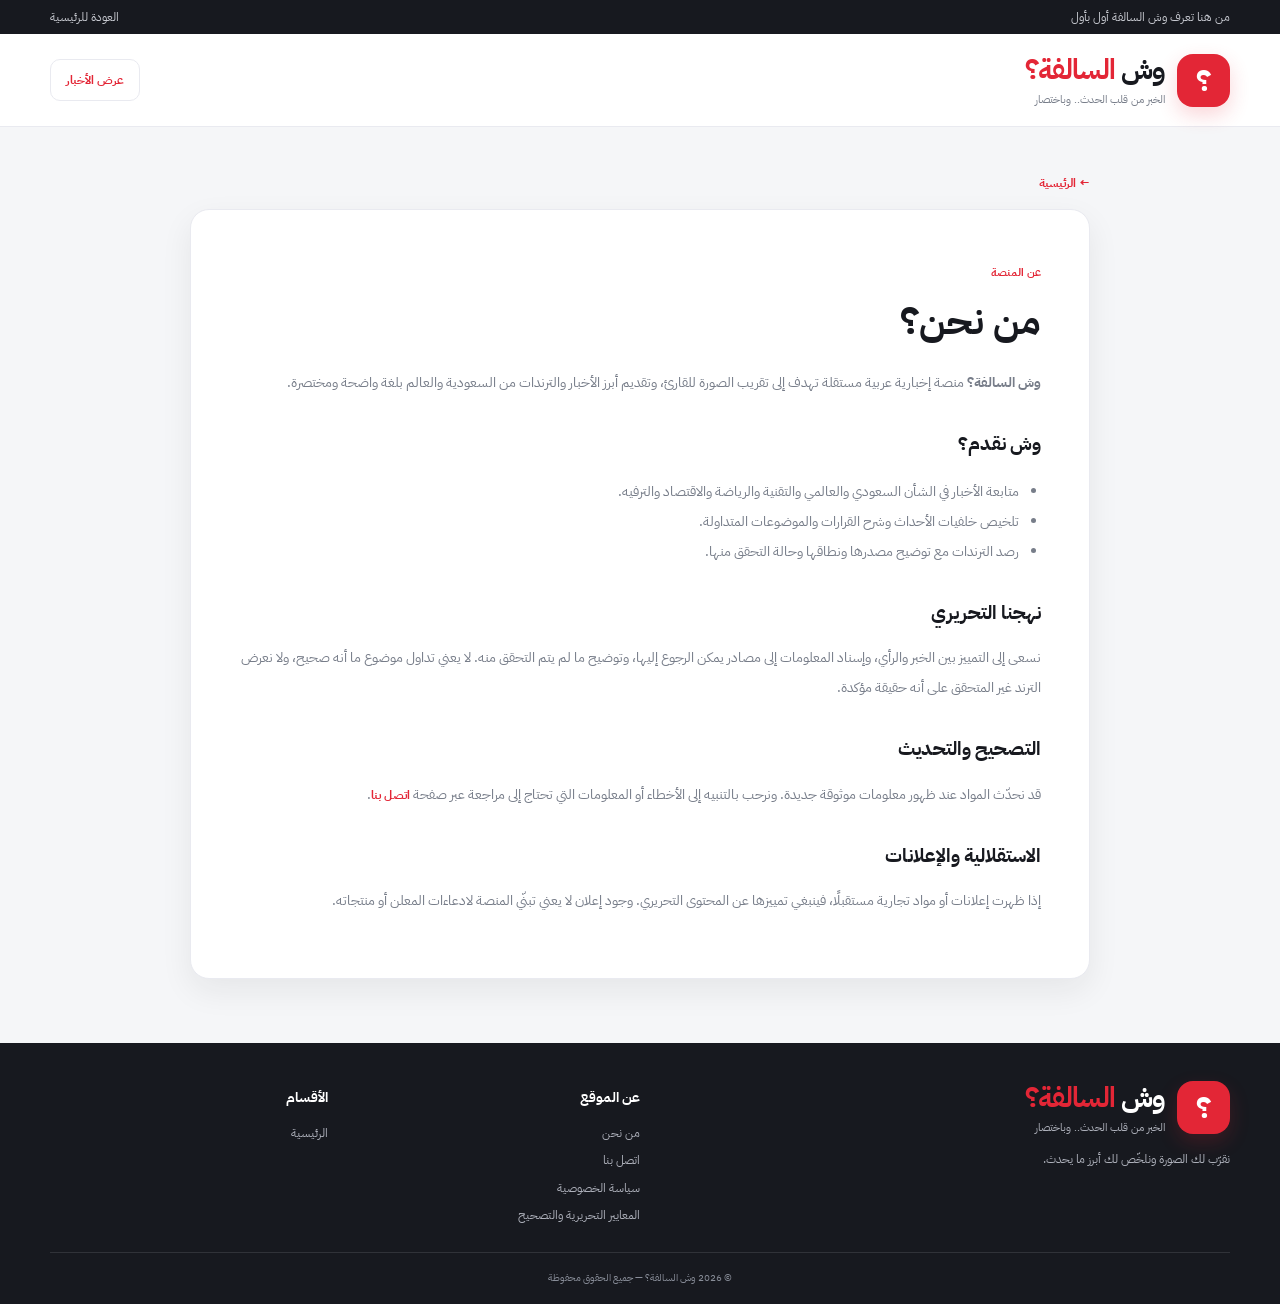
<file: about.html>
<!doctype html>
<html lang="ar" dir="rtl">
<head>
<meta charset="utf-8"><meta name="viewport" content="width=device-width,initial-scale=1"><meta name="theme-color" content="#e32636">
<meta name="description" content="تعرف على منصة وش السالفة؟ ورسالتها التحريرية وطريقة تقديم الأخبار والترندات.">
<title>من نحن | وش السالفة؟</title>
<link rel="preconnect" href="https://fonts.googleapis.com"><link rel="preconnect" href="https://fonts.gstatic.com" crossorigin>
<link href="https://fonts.googleapis.com/css2?family=IBM+Plex+Sans+Arabic:wght@400;500;600;700;800&display=swap" rel="stylesheet">
<link rel="stylesheet" href="styles.css">
<style>
.info-main{max-width:900px;margin:42px auto 64px}.info-card{background:var(--card);border:1px solid var(--line);border-radius:var(--radius);padding:clamp(22px,5vw,48px);box-shadow:var(--shadow)}.info-card h1{font-size:clamp(26px,4vw,38px);margin:4px 0 12px}.info-card h2{font-size:19px;margin:30px 0 8px}.info-card p,.info-card li{font-size:14px;line-height:2.15;color:var(--muted)}.info-card ul{padding-right:22px}.info-note{background:var(--soft);border-right:4px solid var(--red);padding:14px 18px;border-radius:10px;margin:22px 0}.info-note p{margin:0;color:var(--ink)}.info-meta{font-size:11px;color:var(--muted)}.info-back{display:inline-block;color:var(--red);font-weight:700;font-size:12px;margin-bottom:16px}.site-footer{margin-top:40px}
@media(max-width:600px){.info-main{margin:24px auto 42px}.info-card p,.info-card li{font-size:13px}}
</style>
</head>
<body>
<div class="top-strip"><div class="container top-strip-inner"><span>من هنا تعرف وش السالفة أول بأول</span><a href="index.html">العودة للرئيسية</a></div></div>
<header class="site-header"><div class="container header-inner"><a class="brand" href="index.html"><span class="brand-mark">؟</span><span class="brand-copy"><strong>وش <b>السالفة؟</b></strong><small>الخبر من قلب الحدث.. وباختصار</small></span></a><a class="button button-outline" href="index.html">عرض الأخبار</a></div></header>
<main class="container info-main"><a class="info-back" href="index.html">← الرئيسية</a><article class="info-card">
<span class="eyebrow">عن المنصة</span><h1>من نحن؟</h1>
<p><strong>وش السالفة؟</strong> منصة إخبارية عربية مستقلة تهدف إلى تقريب الصورة للقارئ، وتقديم أبرز الأخبار والترندات من السعودية والعالم بلغة واضحة ومختصرة.</p>
<h2>وش نقدم؟</h2><ul><li>متابعة الأخبار في الشأن السعودي والعالمي والتقنية والرياضة والاقتصاد والترفيه.</li><li>تلخيص خلفيات الأحداث وشرح القرارات والموضوعات المتداولة.</li><li>رصد الترندات مع توضيح مصدرها ونطاقها وحالة التحقق منها.</li></ul>
<h2>نهجنا التحريري</h2><p>نسعى إلى التمييز بين الخبر والرأي، وإسناد المعلومات إلى مصادر يمكن الرجوع إليها، وتوضيح ما لم يتم التحقق منه. لا يعني تداول موضوع ما أنه صحيح، ولا نعرض الترند غير المتحقق على أنه حقيقة مؤكدة.</p>
<h2>التصحيح والتحديث</h2><p>قد نحدّث المواد عند ظهور معلومات موثوقة جديدة. ونرحب بالتنبيه إلى الأخطاء أو المعلومات التي تحتاج إلى مراجعة عبر صفحة <a href="contact.html" class="text-link">اتصل بنا</a>.</p>
<h2>الاستقلالية والإعلانات</h2><p>إذا ظهرت إعلانات أو مواد تجارية مستقبلًا، فينبغي تمييزها عن المحتوى التحريري. وجود إعلان لا يعني تبنّي المنصة لادعاءات المعلن أو منتجاته.</p>
</article></main>
<footer class="site-footer"><div class="container footer-grid"><div class="footer-about"><a class="brand footer-brand" href="index.html"><span class="brand-mark">؟</span><span class="brand-copy"><strong>وش <b>السالفة؟</b></strong><small>الخبر من قلب الحدث.. وباختصار</small></span></a><p>نقرّب لك الصورة ونلخّص لك أبرز ما يحدث.</p></div><div><h3>عن الموقع</h3><div class="footer-links"><a href="about.html">من نحن</a><a href="contact.html">اتصل بنا</a><a href="privacy.html">سياسة الخصوصية</a><a href="editorial-policy.html">المعايير التحريرية والتصحيح</a></div></div><div><h3>الأقسام</h3><div class="footer-links"><a href="index.html">الرئيسية</a></div></div></div><div class="container copyright">© 2026 وش السالفة؟ — جميع الحقوق محفوظة</div></footer>
</body></html>
</file>
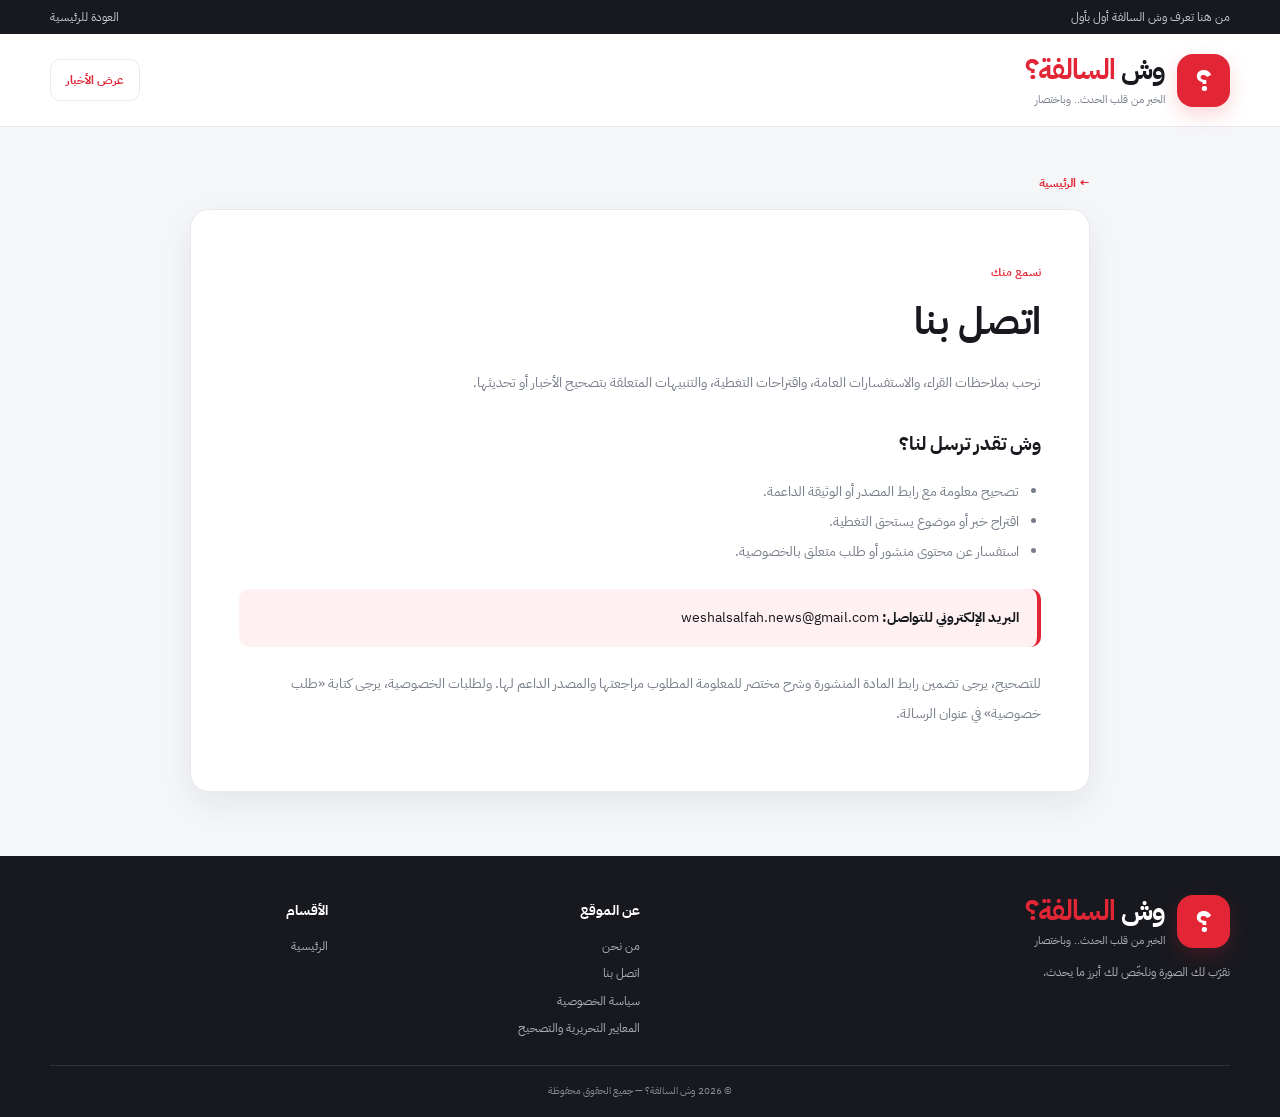
<file: contact.html>
<!doctype html>
<html lang="ar" dir="rtl">
<head>
<meta charset="utf-8"><meta name="viewport" content="width=device-width,initial-scale=1"><meta name="theme-color" content="#e32636">
<meta name="description" content="طرق التواصل مع منصة وش السالفة؟ للاستفسارات والتصحيح والملاحظات التحريرية.">
<title>اتصل بنا | وش السالفة؟</title>
<link rel="preconnect" href="https://fonts.googleapis.com"><link rel="preconnect" href="https://fonts.gstatic.com" crossorigin>
<link href="https://fonts.googleapis.com/css2?family=IBM+Plex+Sans+Arabic:wght@400;500;600;700;800&display=swap" rel="stylesheet">
<link rel="stylesheet" href="styles.css">
<style>
.info-main{max-width:900px;margin:42px auto 64px}.info-card{background:var(--card);border:1px solid var(--line);border-radius:var(--radius);padding:clamp(22px,5vw,48px);box-shadow:var(--shadow)}.info-card h1{font-size:clamp(26px,4vw,38px);margin:4px 0 12px}.info-card h2{font-size:19px;margin:30px 0 8px}.info-card p,.info-card li{font-size:14px;line-height:2.15;color:var(--muted)}.info-card ul{padding-right:22px}.info-note{background:var(--soft);border-right:4px solid var(--red);padding:14px 18px;border-radius:10px;margin:22px 0}.info-note p{margin:0;color:var(--ink)}.info-meta{font-size:11px;color:var(--muted)}.info-back{display:inline-block;color:var(--red);font-weight:700;font-size:12px;margin-bottom:16px}.site-footer{margin-top:40px}
@media(max-width:600px){.info-main{margin:24px auto 42px}.info-card p,.info-card li{font-size:13px}}
</style>
</head>
<body>
<div class="top-strip"><div class="container top-strip-inner"><span>من هنا تعرف وش السالفة أول بأول</span><a href="index.html">العودة للرئيسية</a></div></div>
<header class="site-header"><div class="container header-inner"><a class="brand" href="index.html"><span class="brand-mark">؟</span><span class="brand-copy"><strong>وش <b>السالفة؟</b></strong><small>الخبر من قلب الحدث.. وباختصار</small></span></a><a class="button button-outline" href="index.html">عرض الأخبار</a></div></header>
<main class="container info-main"><a class="info-back" href="index.html">← الرئيسية</a><article class="info-card">
<span class="eyebrow">نسمع منك</span><h1>اتصل بنا</h1>
<p>نرحب بملاحظات القراء، والاستفسارات العامة، واقتراحات التغطية، والتنبيهات المتعلقة بتصحيح الأخبار أو تحديثها.</p>
<h2>وش تقدر ترسل لنا؟</h2><ul><li>تصحيح معلومة مع رابط المصدر أو الوثيقة الداعمة.</li><li>اقتراح خبر أو موضوع يستحق التغطية.</li><li>استفسار عن محتوى منشور أو طلب متعلق بالخصوصية.</li></ul>
<div class="info-note"><p><strong>البريد الإلكتروني للتواصل:</strong> <a href="mailto:weshalsalfah.news@gmail.com">weshalsalfah.news@gmail.com</a></p></div>
<p>للتصحيح، يرجى تضمين رابط المادة المنشورة وشرح مختصر للمعلومة المطلوب مراجعتها والمصدر الداعم لها. ولطلبات الخصوصية، يرجى كتابة «طلب خصوصية» في عنوان الرسالة.</p>
</article></main>
<footer class="site-footer"><div class="container footer-grid"><div class="footer-about"><a class="brand footer-brand" href="index.html"><span class="brand-mark">؟</span><span class="brand-copy"><strong>وش <b>السالفة؟</b></strong><small>الخبر من قلب الحدث.. وباختصار</small></span></a><p>نقرّب لك الصورة ونلخّص لك أبرز ما يحدث.</p></div><div><h3>عن الموقع</h3><div class="footer-links"><a href="about.html">من نحن</a><a href="contact.html">اتصل بنا</a><a href="privacy.html">سياسة الخصوصية</a><a href="editorial-policy.html">المعايير التحريرية والتصحيح</a></div></div><div><h3>الأقسام</h3><div class="footer-links"><a href="index.html">الرئيسية</a></div></div></div><div class="container copyright">© 2026 وش السالفة؟ — جميع الحقوق محفوظة</div></footer>
</body></html>
</file>
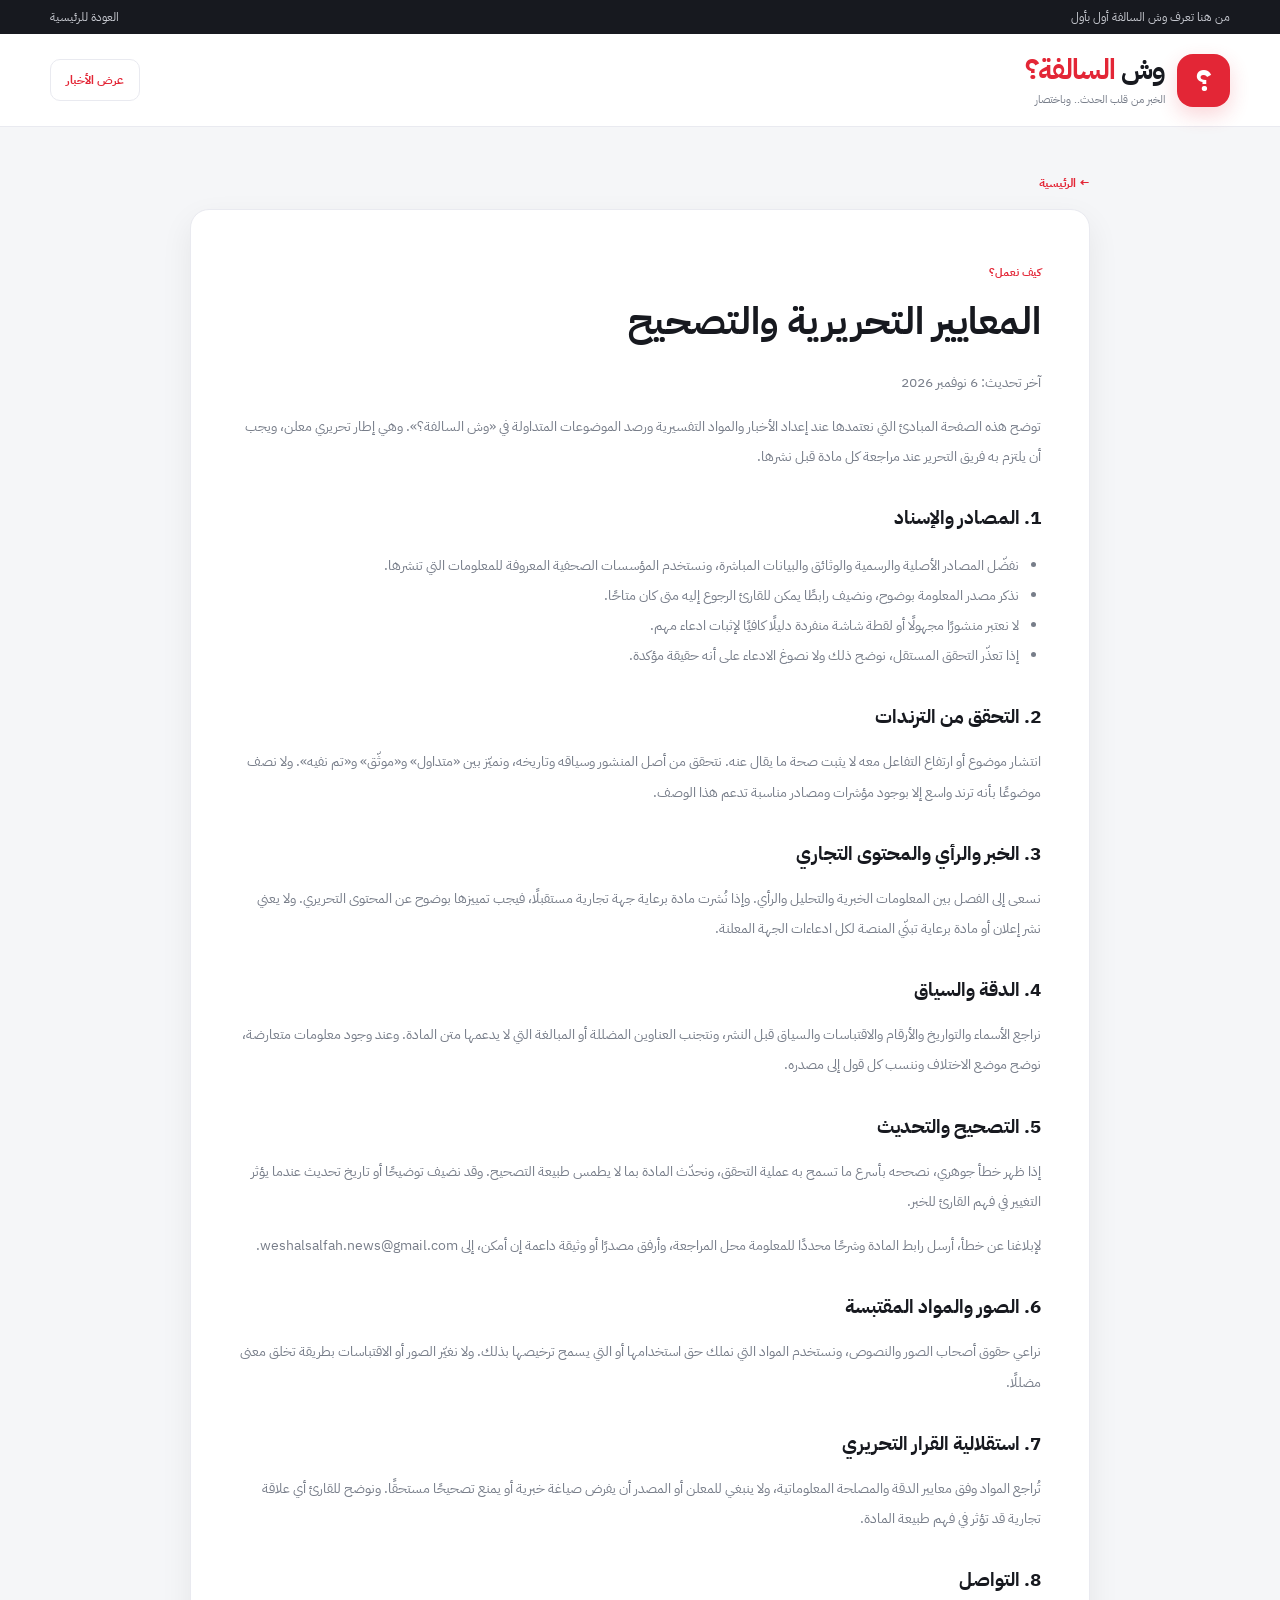
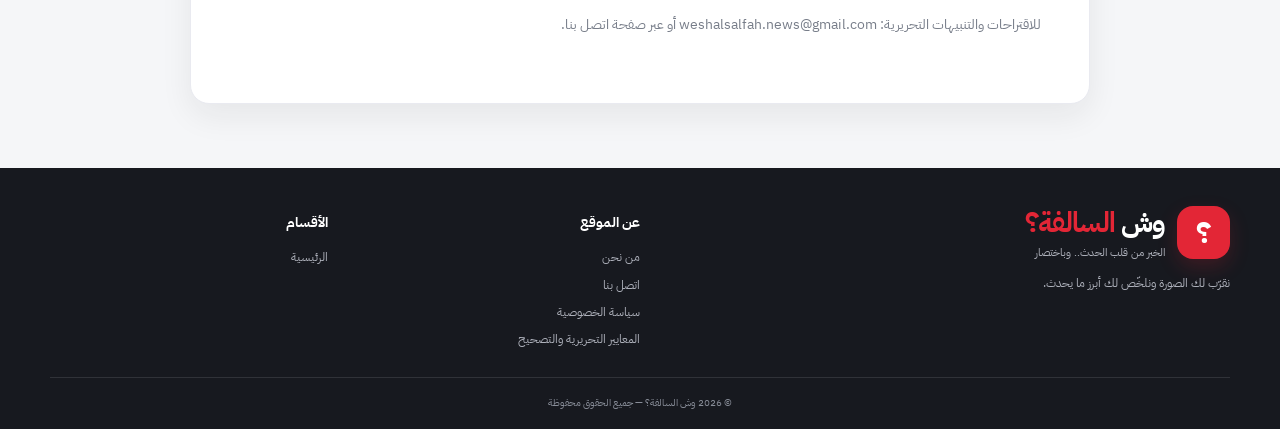
<file: editorial-policy.html>
<!doctype html>
<html lang="ar" dir="rtl">
<head>
<meta charset="utf-8"><meta name="viewport" content="width=device-width,initial-scale=1"><meta name="theme-color" content="#e32636">
<meta name="description" content="المعايير التحريرية لمنصة وش السالفة؟: المصادر والتحقق والتمييز بين الخبر والرأي والتصحيح والتحديث.">
<title>المعايير التحريرية والتصحيح | وش السالفة؟</title>
<link rel="preconnect" href="https://fonts.googleapis.com"><link rel="preconnect" href="https://fonts.gstatic.com" crossorigin>
<link href="https://fonts.googleapis.com/css2?family=IBM+Plex+Sans+Arabic:wght@400;500;600;700;800&display=swap" rel="stylesheet"><link rel="stylesheet" href="styles.css">
<style>
.info-main{max-width:900px;margin:42px auto 64px}.info-card{background:var(--card);border:1px solid var(--line);border-radius:var(--radius);padding:clamp(22px,5vw,48px);box-shadow:var(--shadow)}.info-card h1{font-size:clamp(26px,4vw,38px);margin:4px 0 12px}.info-card h2{font-size:19px;margin:30px 0 8px}.info-card p,.info-card li{font-size:14px;line-height:2.15;color:var(--muted)}.info-card ul{padding-right:22px}.info-meta{font-size:11px;color:var(--muted)}.info-back{display:inline-block;color:var(--red);font-weight:700;font-size:12px;margin-bottom:16px}.site-footer{margin-top:40px}@media(max-width:600px){.info-main{margin:24px auto 42px}.info-card p,.info-card li{font-size:13px}}
</style></head>
<body>
<div class="top-strip"><div class="container top-strip-inner"><span>من هنا تعرف وش السالفة أول بأول</span><a href="index.html">العودة للرئيسية</a></div></div>
<header class="site-header"><div class="container header-inner"><a class="brand" href="index.html"><span class="brand-mark">؟</span><span class="brand-copy"><strong>وش <b>السالفة؟</b></strong><small>الخبر من قلب الحدث.. وباختصار</small></span></a><a class="button button-outline" href="index.html">عرض الأخبار</a></div></header>
<main class="container info-main"><a class="info-back" href="index.html">← الرئيسية</a><article class="info-card">
<span class="eyebrow">كيف نعمل؟</span><h1>المعايير التحريرية والتصحيح</h1><p class="info-meta">آخر تحديث: 6 نوفمبر 2026</p>
<p>توضح هذه الصفحة المبادئ التي نعتمدها عند إعداد الأخبار والمواد التفسيرية ورصد الموضوعات المتداولة في «وش السالفة؟». وهي إطار تحريري معلن، ويجب أن يلتزم به فريق التحرير عند مراجعة كل مادة قبل نشرها.</p>
<h2>1. المصادر والإسناد</h2><ul><li>نفضّل المصادر الأصلية والرسمية والوثائق والبيانات المباشرة، ونستخدم المؤسسات الصحفية المعروفة للمعلومات التي تنشرها.</li><li>نذكر مصدر المعلومة بوضوح، ونضيف رابطًا يمكن للقارئ الرجوع إليه متى كان متاحًا.</li><li>لا نعتبر منشورًا مجهولًا أو لقطة شاشة منفردة دليلًا كافيًا لإثبات ادعاء مهم.</li><li>إذا تعذّر التحقق المستقل، نوضح ذلك ولا نصوغ الادعاء على أنه حقيقة مؤكدة.</li></ul>
<h2>2. التحقق من الترندات</h2><p>انتشار موضوع أو ارتفاع التفاعل معه لا يثبت صحة ما يقال عنه. نتحقق من أصل المنشور وسياقه وتاريخه، ونميّز بين «متداول» و«موثّق» و«تم نفيه». ولا نصف موضوعًا بأنه ترند واسع إلا بوجود مؤشرات ومصادر مناسبة تدعم هذا الوصف.</p>
<h2>3. الخبر والرأي والمحتوى التجاري</h2><p>نسعى إلى الفصل بين المعلومات الخبرية والتحليل والرأي. وإذا نُشرت مادة برعاية جهة تجارية مستقبلًا، فيجب تمييزها بوضوح عن المحتوى التحريري. ولا يعني نشر إعلان أو مادة برعاية تبنّي المنصة لكل ادعاءات الجهة المعلنة.</p>
<h2>4. الدقة والسياق</h2><p>نراجع الأسماء والتواريخ والأرقام والاقتباسات والسياق قبل النشر، ونتجنب العناوين المضللة أو المبالغة التي لا يدعمها متن المادة. وعند وجود معلومات متعارضة، نوضح موضع الاختلاف وننسب كل قول إلى مصدره.</p>
<h2>5. التصحيح والتحديث</h2><p>إذا ظهر خطأ جوهري، نصححه بأسرع ما تسمح به عملية التحقق، ونحدّث المادة بما لا يطمس طبيعة التصحيح. وقد نضيف توضيحًا أو تاريخ تحديث عندما يؤثر التغيير في فهم القارئ للخبر.</p><p>لإبلاغنا عن خطأ، أرسل رابط المادة وشرحًا محددًا للمعلومة محل المراجعة، وأرفق مصدرًا أو وثيقة داعمة إن أمكن، إلى <a href="mailto:weshalsalfah.news@gmail.com">weshalsalfah.news@gmail.com</a>.</p>
<h2>6. الصور والمواد المقتبسة</h2><p>نراعي حقوق أصحاب الصور والنصوص، ونستخدم المواد التي نملك حق استخدامها أو التي يسمح ترخيصها بذلك. ولا نغيّر الصور أو الاقتباسات بطريقة تخلق معنى مضللًا.</p>
<h2>7. استقلالية القرار التحريري</h2><p>تُراجع المواد وفق معايير الدقة والمصلحة المعلوماتية، ولا ينبغي للمعلن أو المصدر أن يفرض صياغة خبرية أو يمنع تصحيحًا مستحقًا. ونوضح للقارئ أي علاقة تجارية قد تؤثر في فهم طبيعة المادة.</p>
<h2>8. التواصل</h2><p>للاقتراحات والتنبيهات التحريرية: <a href="mailto:weshalsalfah.news@gmail.com">weshalsalfah.news@gmail.com</a> أو عبر <a href="contact.html">صفحة اتصل بنا</a>.</p>
</article></main>
<footer class="site-footer"><div class="container footer-grid"><div class="footer-about"><a class="brand footer-brand" href="index.html"><span class="brand-mark">؟</span><span class="brand-copy"><strong>وش <b>السالفة؟</b></strong><small>الخبر من قلب الحدث.. وباختصار</small></span></a><p>نقرّب لك الصورة ونلخّص لك أبرز ما يحدث.</p></div><div><h3>عن الموقع</h3><div class="footer-links"><a href="about.html">من نحن</a><a href="contact.html">اتصل بنا</a><a href="privacy.html">سياسة الخصوصية</a><a href="editorial-policy.html">المعايير التحريرية والتصحيح</a></div></div><div><h3>الأقسام</h3><div class="footer-links"><a href="index.html">الرئيسية</a></div></div></div><div class="container copyright">© 2026 وش السالفة؟ — جميع الحقوق محفوظة</div></footer>
</body></html>
</file>
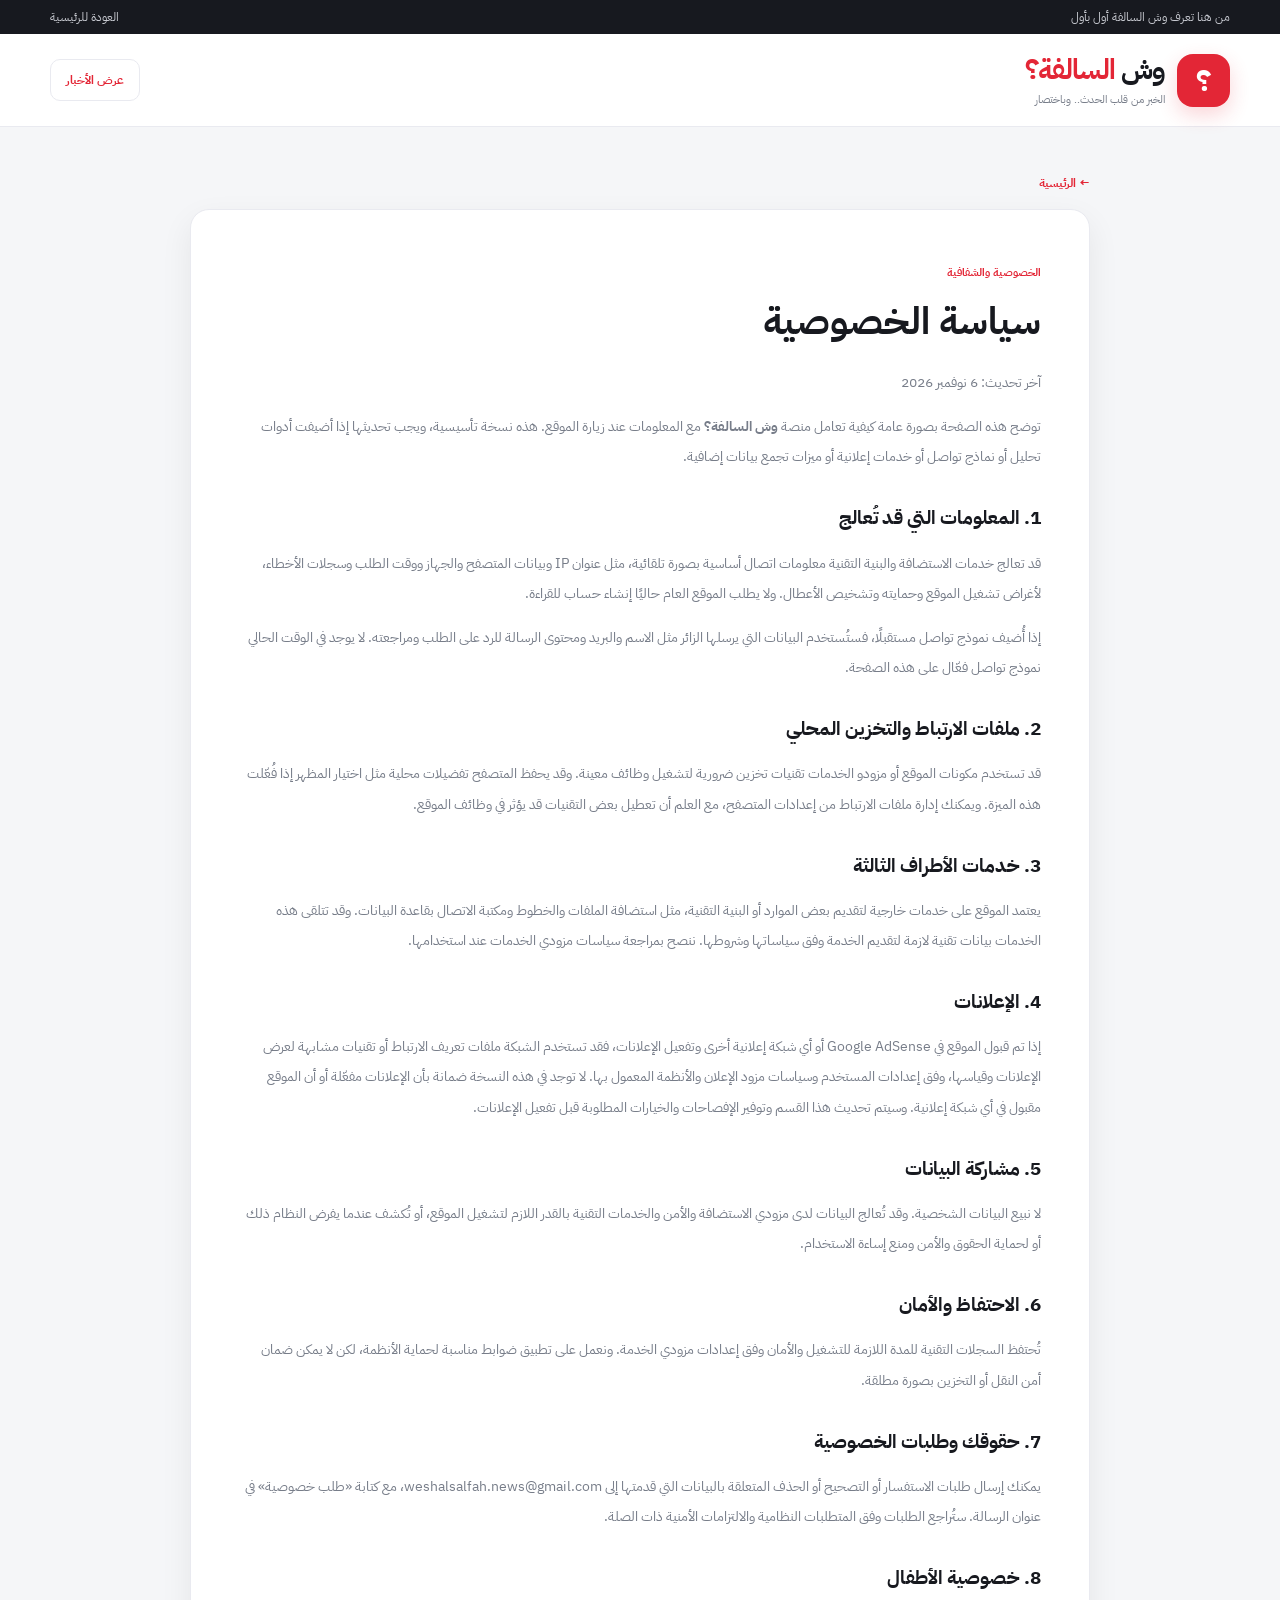
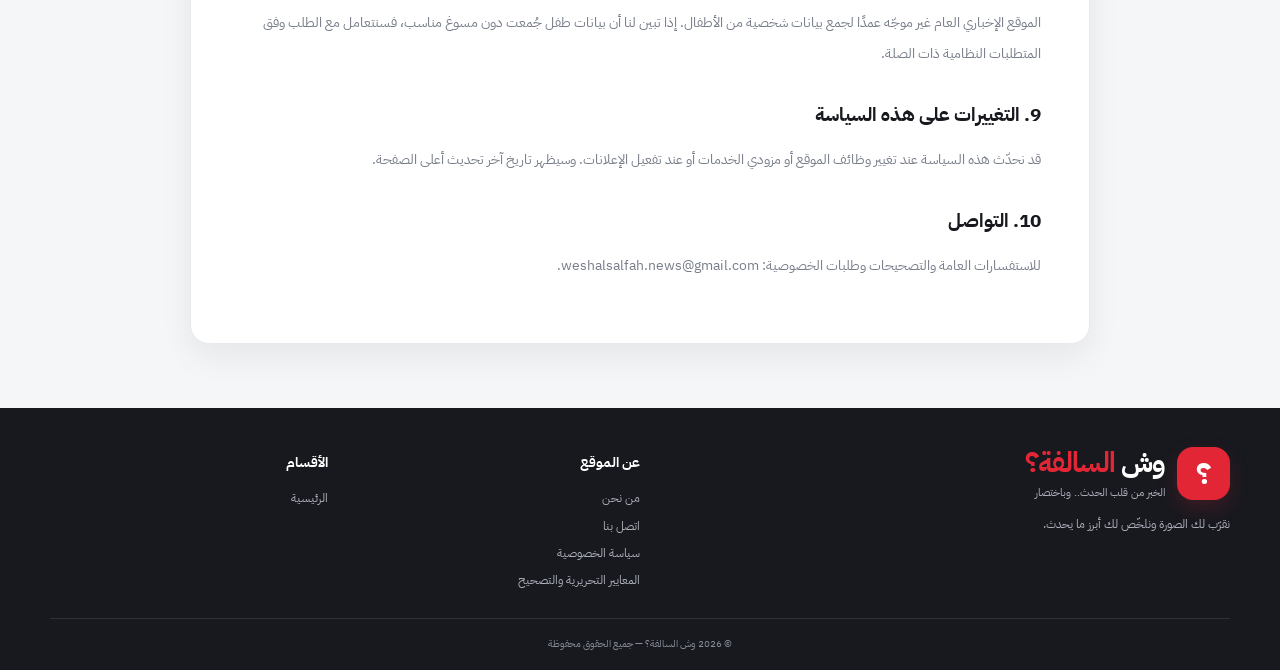
<file: privacy.html>
<!doctype html>
<html lang="ar" dir="rtl">
<head>
<meta charset="utf-8"><meta name="viewport" content="width=device-width,initial-scale=1"><meta name="theme-color" content="#e32636">
<meta name="description" content="سياسة الخصوصية لمنصة وش السالفة؟ وما يتعلق بالبيانات التقنية وملفات الارتباط والإعلانات.">
<title>سياسة الخصوصية | وش السالفة؟</title>
<link rel="preconnect" href="https://fonts.googleapis.com"><link rel="preconnect" href="https://fonts.gstatic.com" crossorigin>
<link href="https://fonts.googleapis.com/css2?family=IBM+Plex+Sans+Arabic:wght@400;500;600;700;800&display=swap" rel="stylesheet">
<link rel="stylesheet" href="styles.css">
<style>
.info-main{max-width:900px;margin:42px auto 64px}.info-card{background:var(--card);border:1px solid var(--line);border-radius:var(--radius);padding:clamp(22px,5vw,48px);box-shadow:var(--shadow)}.info-card h1{font-size:clamp(26px,4vw,38px);margin:4px 0 12px}.info-card h2{font-size:19px;margin:30px 0 8px}.info-card p,.info-card li{font-size:14px;line-height:2.15;color:var(--muted)}.info-card ul{padding-right:22px}.info-note{background:var(--soft);border-right:4px solid var(--red);padding:14px 18px;border-radius:10px;margin:22px 0}.info-note p{margin:0;color:var(--ink)}.info-meta{font-size:11px;color:var(--muted)}.info-back{display:inline-block;color:var(--red);font-weight:700;font-size:12px;margin-bottom:16px}.site-footer{margin-top:40px}
@media(max-width:600px){.info-main{margin:24px auto 42px}.info-card p,.info-card li{font-size:13px}}
</style>
</head>
<body>
<div class="top-strip"><div class="container top-strip-inner"><span>من هنا تعرف وش السالفة أول بأول</span><a href="index.html">العودة للرئيسية</a></div></div>
<header class="site-header"><div class="container header-inner"><a class="brand" href="index.html"><span class="brand-mark">؟</span><span class="brand-copy"><strong>وش <b>السالفة؟</b></strong><small>الخبر من قلب الحدث.. وباختصار</small></span></a><a class="button button-outline" href="index.html">عرض الأخبار</a></div></header>
<main class="container info-main"><a class="info-back" href="index.html">← الرئيسية</a><article class="info-card">
<span class="eyebrow">الخصوصية والشفافية</span><h1>سياسة الخصوصية</h1>
<p class="info-meta">آخر تحديث: 6 نوفمبر 2026</p>
<p>توضح هذه الصفحة بصورة عامة كيفية تعامل منصة <strong>وش السالفة؟</strong> مع المعلومات عند زيارة الموقع. هذه نسخة تأسيسية، ويجب تحديثها إذا أضيفت أدوات تحليل أو نماذج تواصل أو خدمات إعلانية أو ميزات تجمع بيانات إضافية.</p>
<h2>1. المعلومات التي قد تُعالج</h2><p>قد تعالج خدمات الاستضافة والبنية التقنية معلومات اتصال أساسية بصورة تلقائية، مثل عنوان IP وبيانات المتصفح والجهاز ووقت الطلب وسجلات الأخطاء، لأغراض تشغيل الموقع وحمايته وتشخيص الأعطال. ولا يطلب الموقع العام حاليًا إنشاء حساب للقراءة.</p>
<p>إذا أُضيف نموذج تواصل مستقبلًا، فستُستخدم البيانات التي يرسلها الزائر مثل الاسم والبريد ومحتوى الرسالة للرد على الطلب ومراجعته. لا يوجد في الوقت الحالي نموذج تواصل فعّال على هذه الصفحة.</p>
<h2>2. ملفات الارتباط والتخزين المحلي</h2><p>قد تستخدم مكونات الموقع أو مزودو الخدمات تقنيات تخزين ضرورية لتشغيل وظائف معينة. وقد يحفظ المتصفح تفضيلات محلية مثل اختيار المظهر إذا فُعّلت هذه الميزة. ويمكنك إدارة ملفات الارتباط من إعدادات المتصفح، مع العلم أن تعطيل بعض التقنيات قد يؤثر في وظائف الموقع.</p>
<h2>3. خدمات الأطراف الثالثة</h2><p>يعتمد الموقع على خدمات خارجية لتقديم بعض الموارد أو البنية التقنية، مثل استضافة الملفات والخطوط ومكتبة الاتصال بقاعدة البيانات. وقد تتلقى هذه الخدمات بيانات تقنية لازمة لتقديم الخدمة وفق سياساتها وشروطها. ننصح بمراجعة سياسات مزودي الخدمات عند استخدامها.</p>
<h2>4. الإعلانات</h2><p>إذا تم قبول الموقع في Google AdSense أو أي شبكة إعلانية أخرى وتفعيل الإعلانات، فقد تستخدم الشبكة ملفات تعريف الارتباط أو تقنيات مشابهة لعرض الإعلانات وقياسها، وفق إعدادات المستخدم وسياسات مزود الإعلان والأنظمة المعمول بها. لا توجد في هذه النسخة ضمانة بأن الإعلانات مفعّلة أو أن الموقع مقبول في أي شبكة إعلانية. وسيتم تحديث هذا القسم وتوفير الإفصاحات والخيارات المطلوبة قبل تفعيل الإعلانات.</p>
<h2>5. مشاركة البيانات</h2><p>لا نبيع البيانات الشخصية. وقد تُعالج البيانات لدى مزودي الاستضافة والأمن والخدمات التقنية بالقدر اللازم لتشغيل الموقع، أو تُكشف عندما يفرض النظام ذلك أو لحماية الحقوق والأمن ومنع إساءة الاستخدام.</p>
<h2>6. الاحتفاظ والأمان</h2><p>تُحتفظ السجلات التقنية للمدة اللازمة للتشغيل والأمان وفق إعدادات مزودي الخدمة. ونعمل على تطبيق ضوابط مناسبة لحماية الأنظمة، لكن لا يمكن ضمان أمن النقل أو التخزين بصورة مطلقة.</p>
<h2>7. حقوقك وطلبات الخصوصية</h2><p>يمكنك إرسال طلبات الاستفسار أو التصحيح أو الحذف المتعلقة بالبيانات التي قدمتها إلى <a href="mailto:weshalsalfah.news@gmail.com">weshalsalfah.news@gmail.com</a>، مع كتابة «طلب خصوصية» في عنوان الرسالة. ستُراجع الطلبات وفق المتطلبات النظامية والالتزامات الأمنية ذات الصلة.</p>
<h2>8. خصوصية الأطفال</h2><p>الموقع الإخباري العام غير موجّه عمدًا لجمع بيانات شخصية من الأطفال. إذا تبين لنا أن بيانات طفل جُمعت دون مسوغ مناسب، فسنتعامل مع الطلب وفق المتطلبات النظامية ذات الصلة.</p>
<h2>9. التغييرات على هذه السياسة</h2><p>قد نحدّث هذه السياسة عند تغيير وظائف الموقع أو مزودي الخدمات أو عند تفعيل الإعلانات. وسيظهر تاريخ آخر تحديث أعلى الصفحة.</p>
<h2>10. التواصل</h2><p>للاستفسارات العامة والتصحيحات وطلبات الخصوصية: <a href="mailto:weshalsalfah.news@gmail.com">weshalsalfah.news@gmail.com</a>.</p>
</article></main>
<footer class="site-footer"><div class="container footer-grid"><div class="footer-about"><a class="brand footer-brand" href="index.html"><span class="brand-mark">؟</span><span class="brand-copy"><strong>وش <b>السالفة؟</b></strong><small>الخبر من قلب الحدث.. وباختصار</small></span></a><p>نقرّب لك الصورة ونلخّص لك أبرز ما يحدث.</p></div><div><h3>عن الموقع</h3><div class="footer-links"><a href="about.html">من نحن</a><a href="contact.html">اتصل بنا</a><a href="privacy.html">سياسة الخصوصية</a><a href="editorial-policy.html">المعايير التحريرية والتصحيح</a></div></div><div><h3>الأقسام</h3><div class="footer-links"><a href="index.html">الرئيسية</a></div></div></div><div class="container copyright">© 2026 وش السالفة؟ — جميع الحقوق محفوظة</div></footer>
</body></html>
</file>
<file: styles.css>
/* وش السالفة؟ — responsive news theme */
:root{--red:#e32636;--red-dark:#bd1727;--ink:#17191f;--muted:#777d89;--paper:#f5f6f8;--card:#fff;--line:#e9eaf0;--soft:#fff0f1;--shadow:0 12px 32px rgba(23,25,31,.07);--radius:19px}
*{box-sizing:border-box}html{scroll-behavior:smooth}body{margin:0;background:var(--paper);color:var(--ink);font-family:"IBM Plex Sans Arabic",Tahoma,Arial,sans-serif;line-height:1.7}a{color:inherit;text-decoration:none}button,input{font:inherit}.container{width:min(1180px,calc(100% - 36px));margin-inline:auto}.top-strip{background:#17191f;color:#c9cbd2;font-size:12px}.top-strip-inner{display:flex;justify-content:space-between;min-height:34px;align-items:center}.site-header{background:var(--card);border-bottom:1px solid var(--line)}.header-inner{min-height:92px;display:flex;align-items:center;justify-content:space-between;gap:24px}.brand{display:flex;align-items:center;gap:12px}.brand-mark{width:53px;height:53px;border-radius:16px;background:var(--red);display:grid;place-items:center;color:white;font-size:30px;font-weight:800;box-shadow:0 8px 20px #e3263630}.brand-copy{display:flex;flex-direction:column;line-height:1.25}.brand-copy strong{font-size:28px;font-weight:800;letter-spacing:-1px}.brand-copy strong b{color:var(--red)}.brand-copy small{font-size:11px;color:var(--muted);margin-top:5px}.header-actions{display:flex;align-items:center;gap:10px}.search-form{height:43px;display:flex;align-items:center;background:var(--paper);border:1px solid var(--line);border-radius:999px;padding:0 14px}.search-form input{width:190px;border:0;outline:0;background:transparent;color:var(--ink);font-size:13px}.search-form button{border:0;background:none;color:var(--red);font-size:25px;cursor:pointer}.icon-button{width:42px;height:42px;border-radius:50%;border:1px solid var(--line);background:var(--card);color:var(--ink);cursor:pointer;font-size:19px}.menu-toggle{display:none}.main-nav{background:var(--red);color:#fff;box-shadow:0 6px 20px #e3263620}.nav-inner{display:flex;align-items:center;overflow-x:auto;scrollbar-width:none}.nav-inner::-webkit-scrollbar{display:none}.nav-link{white-space:nowrap;padding:13px 18px;font-size:13px;font-weight:700;transition:.2s}.nav-link:hover,.nav-link.active{background:var(--red-dark)}.breaking-bar{display:flex;align-items:center;min-height:49px;margin:22px 0;background:var(--card);border:1px solid var(--line);border-radius:13px;overflow:hidden}.breaking-label{height:49px;background:var(--ink);color:#fff;display:flex;align-items:center;gap:9px;padding:0 17px;font-size:12px;font-weight:800;white-space:nowrap}.breaking-label i,.live-indicator i{width:7px;height:7px;border-radius:50%;background:#ff4a58;display:inline-block;box-shadow:0 0 0 4px #ff4a5825}.breaking-bar p{margin:0;padding:0 16px;font-size:12px;color:var(--muted);overflow:hidden;text-overflow:ellipsis;white-space:nowrap;flex:1}.ticker-more{font-size:11px;color:var(--red);font-weight:700;padding:0 16px;white-space:nowrap}.hero-section{padding-top:8px}.section-heading{display:flex;align-items:end;justify-content:space-between;gap:16px;margin:20px 0 16px}.section-heading h1{font-size:29px;line-height:1.35;margin:2px 0 0;font-weight:800}.eyebrow{font-size:11px;color:var(--red);font-weight:800}.live-indicator{font-size:11px;color:var(--muted);display:flex;align-items:center;gap:9px}.hero-grid{display:grid;grid-template-columns:1.55fr 1fr;gap:16px}.hero-card{position:relative;min-height:345px;border-radius:var(--radius);overflow:hidden;background:#222;color:#fff;isolation:isolate}.hero-card.small{min-height:164px}.hero-stack{display:grid;grid-template-rows:1fr 1fr;gap:16px}.hero-image{position:absolute;inset:0;width:100%;height:100%;object-fit:cover;z-index:-2;transition:transform .5s}.hero-card:hover .hero-image{transform:scale(1.045)}.hero-card:after{content:"";position:absolute;inset:0;background:linear-gradient(0deg,rgba(7,8,12,.91),rgba(7,8,12,.02) 78%);z-index:-1}.hero-copy{position:absolute;bottom:0;right:0;left:0;padding:25px}.hero-card.small .hero-copy{padding:17px}.category-label{display:inline-flex;background:var(--red);color:#fff;padding:4px 10px;border-radius:6px;font-size:10px;font-weight:800;margin-bottom:9px}.hero-copy h2{font-size:25px;line-height:1.5;margin:0 0 8px;font-weight:800}.hero-card.small h2{font-size:16px}.meta{font-size:10px;color:#c9cbd2}.trending-section{margin:30px 0}.compact{align-items:center;margin-bottom:14px}.section-title{font-size:20px;font-weight:800;margin:0;display:flex;align-items:center;gap:9px}.title-mark{font-size:19px}.text-link{color:var(--red);font-size:12px;font-weight:700}.trend-chips{display:flex;flex-wrap:wrap;gap:9px}.trend-chip{background:var(--card);border:1px solid var(--line);border-radius:999px;padding:8px 14px;font-size:12px;font-weight:700;cursor:pointer;color:var(--ink);transition:.2s}.trend-chip:hover{border-color:var(--red);color:var(--red);background:var(--soft)}.content-layout{display:grid;grid-template-columns:minmax(0,1fr) 300px;gap:25px;align-items:start;margin:34px 0 55px}.results-count{font-size:11px;color:var(--muted)}.news-grid{display:grid;grid-template-columns:repeat(2,minmax(0,1fr));gap:17px}.news-card{background:var(--card);border:1px solid var(--line);border-radius:var(--radius);overflow:hidden;transition:transform .2s,box-shadow .2s}.news-card:hover{transform:translateY(-3px);box-shadow:var(--shadow)}.news-thumb{display:block;aspect-ratio:16/9;overflow:hidden;background:#e7e8eb}.news-thumb img{width:100%;height:100%;object-fit:cover;transition:transform .4s}.news-card:hover .news-thumb img{transform:scale(1.04)}.news-info{padding:15px}.news-info h3{font-size:16px;line-height:1.6;margin:0 0 8px;font-weight:800}.news-info h3 a:hover{color:var(--red)}.news-info p{font-size:11px;color:var(--muted);line-height:1.9;margin:0 0 12px}.news-meta{display:flex;justify-content:space-between;gap:10px;font-size:10px;color:#9297a1}.sidebar{display:grid;gap:16px}.side-card{background:var(--card);border:1px solid var(--line);border-radius:var(--radius);padding:19px}.side-title{display:flex;justify-content:space-between;align-items:center;gap:8px}.side-title h2,.side-card h2{font-size:16px;margin:0 0 12px;font-weight:800}.side-title span{font-size:10px;color:var(--muted)}.popular-list{padding:0;margin:0;list-style:none;counter-reset:rank}.popular-list li{counter-increment:rank;border-top:1px solid var(--line);padding:12px 0;font-size:12px;font-weight:700;line-height:1.6;display:flex;gap:10px}.popular-list li:before{content:counter(rank,decimal-leading-zero);color:var(--red);font-weight:800}.popular-list a:hover{color:var(--red)}.newsletter-card{background:linear-gradient(145deg,#fff,#fff0f1);text-align:center}.newsletter-icon{display:grid;place-items:center;margin:0 auto 12px;width:44px;height:44px;border-radius:14px;background:#ffe0e3;color:var(--red);font-size:21px}.newsletter-card p,.about-card p{font-size:12px;color:var(--muted);line-height:1.9}.newsletter-card small{display:block;margin-top:9px;color:#999;font-size:9px}.button{display:inline-flex;align-items:center;justify-content:center;border:0;border-radius:10px;padding:10px 15px;font-size:12px;font-weight:800;cursor:pointer}.button-primary{background:var(--red);color:#fff}.button-primary:hover{background:var(--red-dark)}.button-full{width:100%}.button-outline{background:transparent;border:1px solid var(--line);color:var(--red)}.empty-state{padding:50px 20px;text-align:center;background:var(--card);border:1px solid var(--line);border-radius:var(--radius)}.empty-state>span{font-size:35px}.empty-state h3{margin:8px 0}.empty-state p{font-size:12px;color:var(--muted)}.hidden{display:none!important}.site-footer{background:#17191f;color:#c7c9d0;padding:38px 0 18px}.footer-grid{display:grid;grid-template-columns:2fr 1fr 1fr;gap:35px}.footer-brand .brand-copy strong{color:#fff}.footer-brand .brand-copy small{color:#aeb1bb}.footer-about p{max-width:400px;color:#aeb1bb;font-size:12px;line-height:2}.site-footer h3{font-size:14px;color:#fff;margin:5px 0 13px}.footer-links{display:grid;gap:7px}.footer-links a{font-size:12px;color:#aeb1bb}.footer-links a:hover{color:#fff}.copyright{border-top:1px solid #ffffff1c;margin-top:27px;padding-top:16px;text-align:center;font-size:10px;color:#888d98}.article-dialog{width:min(760px,calc(100% - 24px));max-height:90vh;border:0;border-radius:20px;padding:0;background:var(--card);color:var(--ink);box-shadow:0 25px 90px #0005}.article-dialog::backdrop{background:#101116b8;backdrop-filter:blur(4px)}.dialog-close{position:sticky;top:12px;float:left;margin:12px 12px -48px 12px;width:36px;height:36px;border:0;border-radius:50%;background:#17191f;color:#fff;font-size:25px;cursor:pointer;z-index:3}.article-content{padding:28px}.article-content img{width:100%;max-height:370px;object-fit:cover;border-radius:14px}.article-content h1{font-size:25px;line-height:1.6}.article-content p{font-size:14px;line-height:2.1;color:var(--muted)}.article-content .article-lead{font-size:16px;color:var(--ink);font-weight:600}.article-actions{display:flex;gap:8px;flex-wrap:wrap;margin-top:20px}.article-actions a{background:var(--paper);padding:8px 12px;border-radius:8px;font-size:11px;font-weight:700}
body.dark{--ink:#f1f2f5;--muted:#a4a8b2;--paper:#111318;--card:#1b1e25;--line:#2a2e38;--soft:#351d22;--shadow:0 12px 32px rgba(0,0,0,.25)}body.dark .site-header{background:var(--card)}body.dark .search-form{background:#242832}body.dark .newsletter-card{background:linear-gradient(145deg,#251d22,#302026)}body.dark .newsletter-icon{background:#46232a}body.dark .breaking-label{background:#08090c}
@media(max-width:900px){.content-layout{grid-template-columns:minmax(0,1fr) 260px;gap:16px}.hero-card{min-height:310px}.hero-copy h2{font-size:21px}.footer-grid{grid-template-columns:1fr 1fr}}
@media(max-width:680px){.container{width:calc(100% - 24px)}.header-inner{min-height:76px}.brand-mark{width:43px;height:43px;font-size:24px;border-radius:13px}.brand-copy strong{font-size:23px}.brand-copy small{font-size:9px}.search-form{width:42px;padding:0;justify-content:center;border-radius:50%}.search-form input{display:none}.search-form button{font-size:22px}.menu-toggle{display:block}.main-nav{display:none}.main-nav.open{display:block}.nav-inner{flex-wrap:wrap;justify-content:center}.nav-link{padding:10px 12px;font-size:11px}.breaking-bar{margin:14px 0}.breaking-label{padding:0 11px;font-size:10px}.breaking-bar p{font-size:10px;padding:0 9px}.ticker-more{font-size:10px;padding:0 9px}.section-heading h1{font-size:24px}.hero-grid{grid-template-columns:1fr}.hero-card{min-height:285px}.hero-stack{grid-template-columns:1fr 1fr;grid-template-rows:1fr;gap:10px}.hero-card.small{min-height:145px}.hero-copy{padding:18px}.hero-card.small .hero-copy{padding:11px}.hero-copy h2{font-size:19px}.hero-card.small h2{font-size:12px}.trending-section{margin:24px 0}.content-layout{grid-template-columns:1fr;margin-top:26px}.news-grid{gap:11px}.news-info{padding:11px}.news-info h3{font-size:13px}.news-info p{display:none}.news-meta{font-size:9px}.sidebar{grid-template-columns:1fr 1fr}.side-card{padding:14px}.about-card{grid-column:1/-1}.footer-grid{grid-template-columns:1fr;gap:20px}.article-content{padding:20px}.article-content h1{font-size:21px}}
@media(max-width:390px){.hero-stack{grid-template-columns:1fr}.hero-card.small{min-height:150px}.news-grid{grid-template-columns:1fr}.news-thumb{aspect-ratio:16/8}.sidebar{grid-template-columns:1fr}.about-card{grid-column:auto}.top-strip-inner{font-size:10px}}

/* Database/news availability notice */
.data-status{margin:18px 0;padding:15px 18px;border:1px solid var(--line);border-right:4px solid var(--red);border-radius:12px;background:var(--card);color:var(--muted);font-size:13px;font-weight:600}
.data-status[data-type="error"]{border-right-color:#c77922}


/* Tiny discreet admin shortcut; authentication and MFA remain mandatory. */
.quiet-admin-entry{position:fixed;z-index:1000;top:58px;right:7px;width:10px;height:10px;display:grid;place-items:center;opacity:.22;border-radius:50%;transition:opacity .2s,transform .2s;background:#777}.quiet-admin-entry span{width:3px;height:3px;border-radius:50%;background:#fff}.quiet-admin-entry:hover,.quiet-admin-entry:focus-visible{opacity:1;transform:scale(1.45);outline:2px solid var(--red);outline-offset:3px}
</file>
